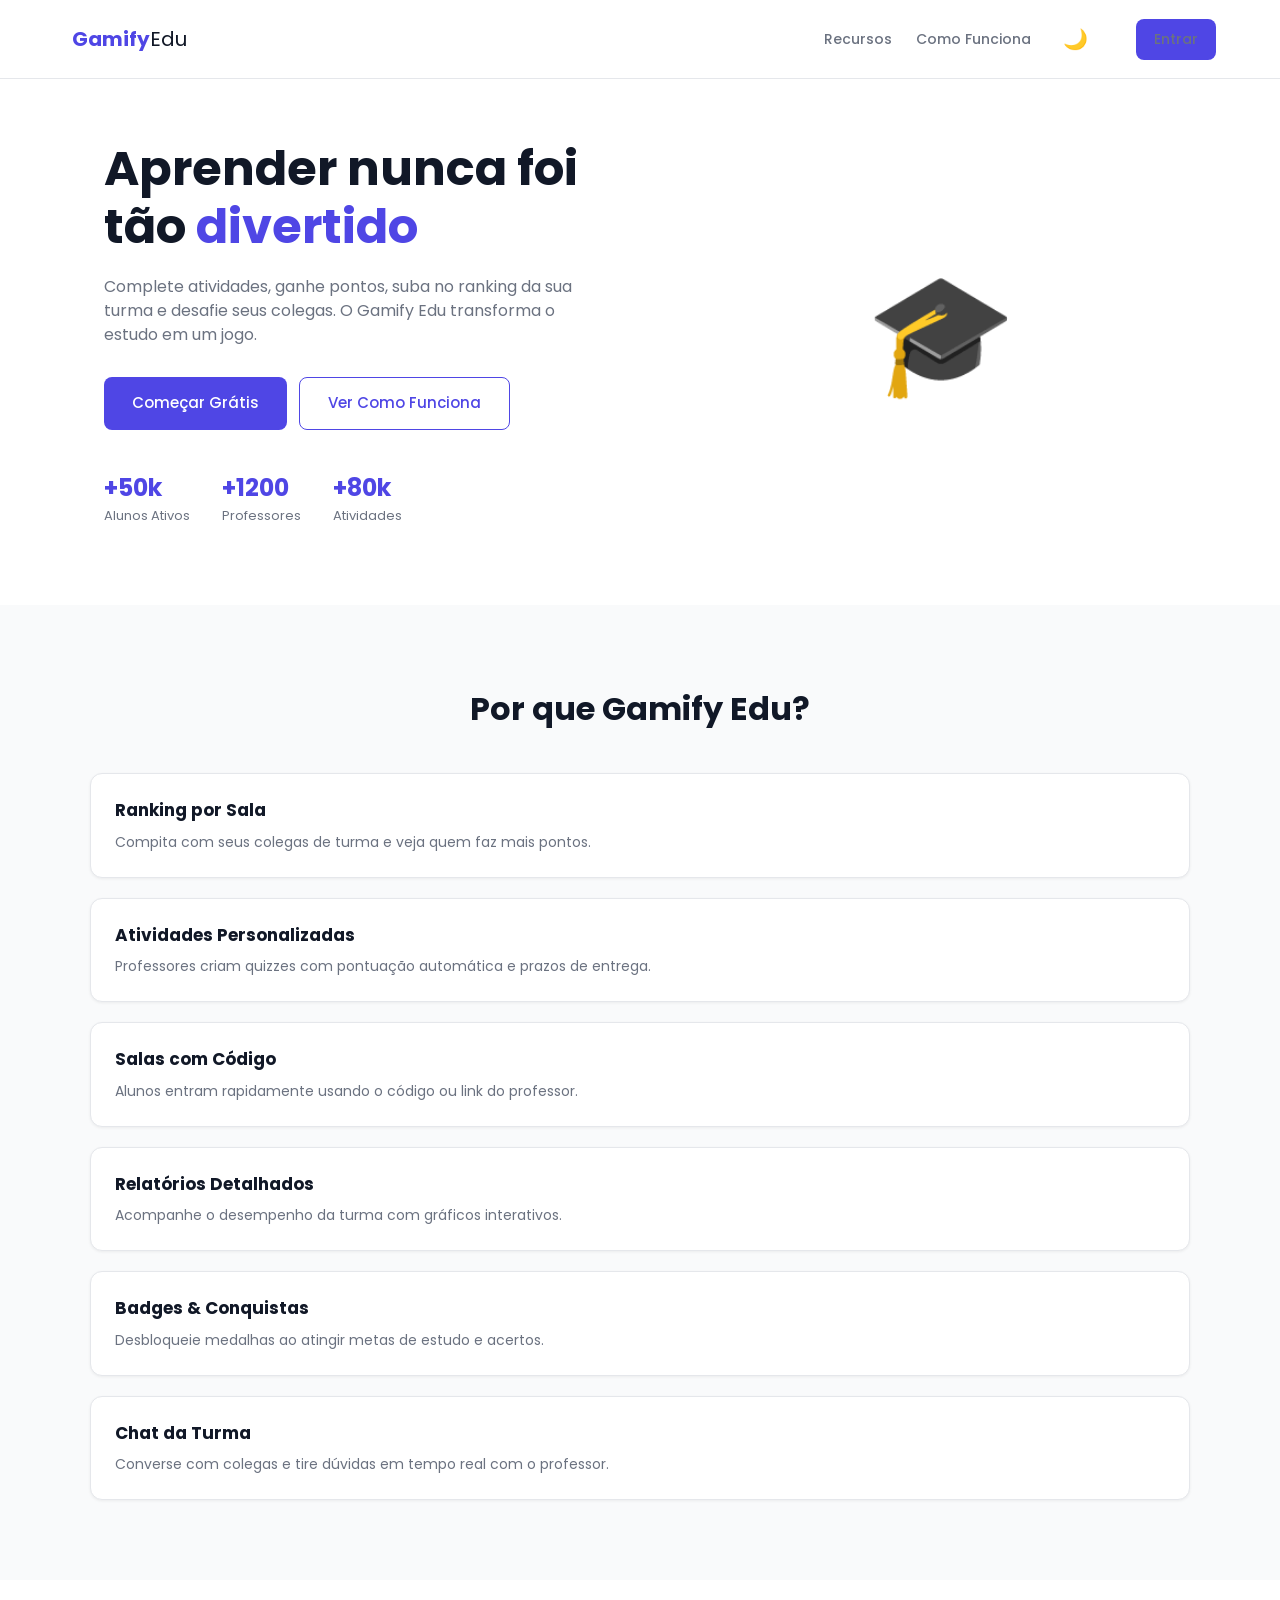
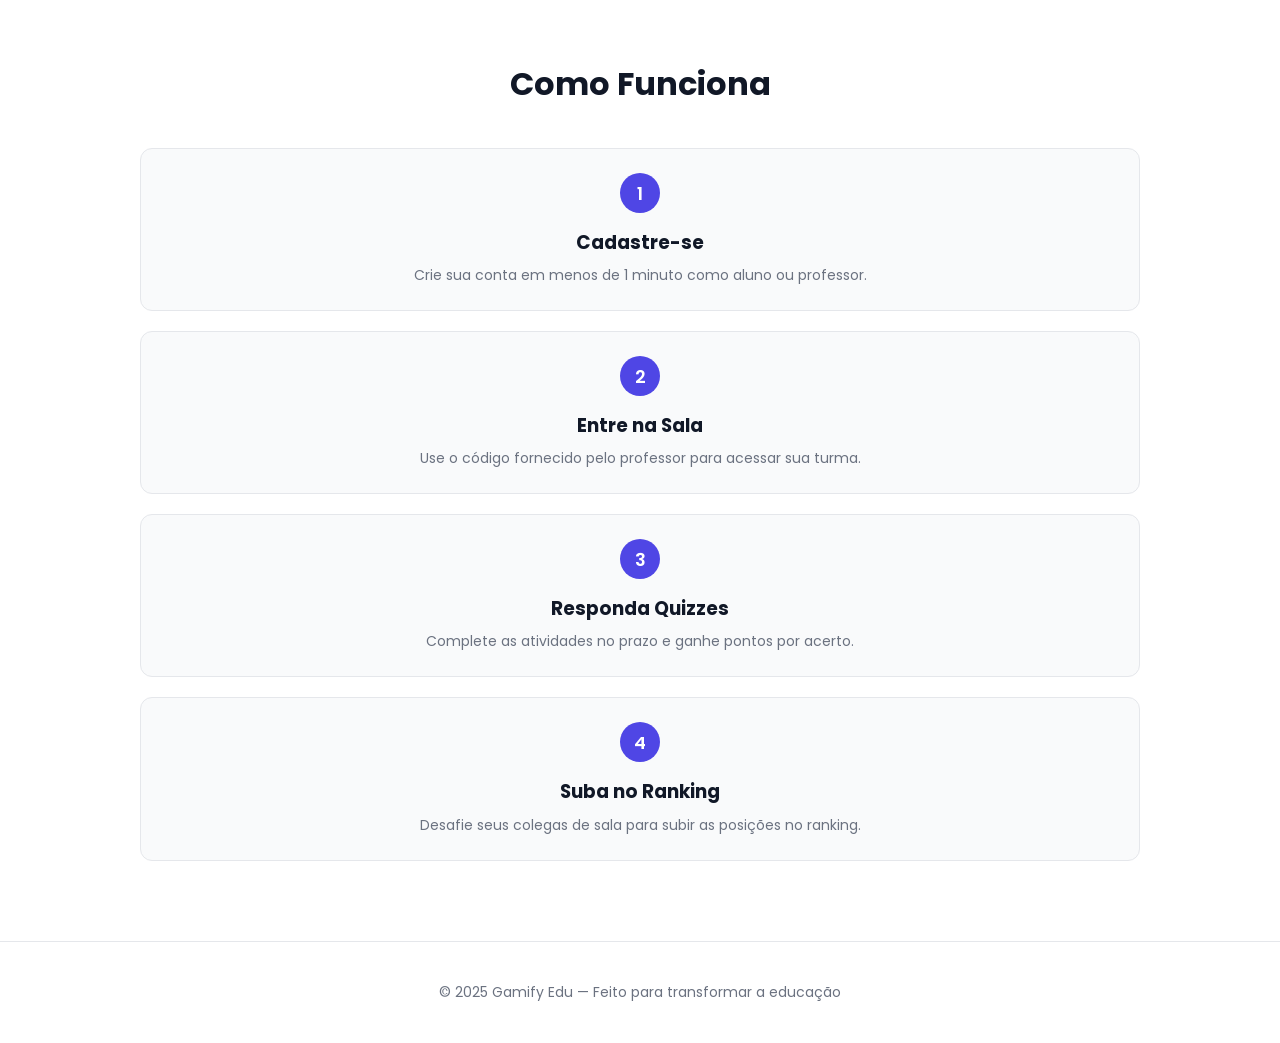
<file: index.html>
<!DOCTYPE html>
<html lang="pt-BR">
<head>
  <meta charset="UTF-8">
  <meta name="viewport" content="width=device-width, initial-scale=1.0">
  <title>Gamify Edu - Aprenda Jogando</title>
  <link rel="stylesheet" href="css/style.css?v=6">
  <link href="https://fonts.googleapis.com/css2?family=Poppins:wght@400;500;600;700&display=swap" rel="stylesheet">
</head>
<body class="landing">
  <nav class="navbar">
    <div class="logo">Gamify<span>Edu</span></div>
    <div class="nav-links">
      <a href="#features">Recursos</a>
      <a href="#how">Como Funciona</a>
      <button class="theme-toggle" onclick="toggleTheme()" style="margin-right: 16px;"><span class="theme-icon">🌙</span></button>
      <a href="login.html" class="btn btn-primary">Entrar</a>
    </div>
  </nav>

  <section class="hero">
    <div class="hero-content">
      <h1>Aprender nunca foi tão <span class="gradient-text">divertido</span></h1>
      <p>Complete atividades, ganhe pontos, suba no ranking da sua turma e desafie seus colegas. O Gamify Edu transforma o estudo em um jogo.</p>
      <div class="hero-buttons">
        <a href="login.html?mode=signup" class="btn btn-primary btn-lg">Começar Grátis</a>
        <a href="#how" class="btn btn-outline btn-lg">Ver Como Funciona</a>
      </div>
      <div class="hero-stats">
        <div><strong>+50k</strong><span>Alunos Ativos</span></div>
        <div><strong>+1200</strong><span>Professores</span></div>
        <div><strong>+80k</strong><span>Atividades</span></div>
      </div>
    </div>
    <div class="hero-visual">
      <div class="hero-illustration">🎓</div>
    </div>
  </section>

  <section id="features" class="features">
    <h2>Por que Gamify Edu?</h2>
    <div class="features-grid">
      <div class="feature-card"><h3>Ranking por Sala</h3><p>Compita com seus colegas de turma e veja quem faz mais pontos.</p></div>
      <div class="feature-card"><h3>Atividades Personalizadas</h3><p>Professores criam quizzes com pontuação automática e prazos de entrega.</p></div>
      <div class="feature-card"><h3>Salas com Código</h3><p>Alunos entram rapidamente usando o código ou link do professor.</p></div>
      <div class="feature-card"><h3>Relatórios Detalhados</h3><p>Acompanhe o desempenho da turma com gráficos interativos.</p></div>
      <div class="feature-card"><h3>Badges & Conquistas</h3><p>Desbloqueie medalhas ao atingir metas de estudo e acertos.</p></div>
      <div class="feature-card"><h3>Chat da Turma</h3><p>Converse com colegas e tire dúvidas em tempo real com o professor.</p></div>
    </div>
  </section>

  <section id="how" class="how">
    <h2>Como Funciona</h2>
    <div class="steps">
      <div class="step"><div class="step-num">1</div><h3>Cadastre-se</h3><p>Crie sua conta em menos de 1 minuto como aluno ou professor.</p></div>
      <div class="step"><div class="step-num">2</div><h3>Entre na Sala</h3><p>Use o código fornecido pelo professor para acessar sua turma.</p></div>
      <div class="step"><div class="step-num">3</div><h3>Responda Quizzes</h3><p>Complete as atividades no prazo e ganhe pontos por acerto.</p></div>
      <div class="step"><div class="step-num">4</div><h3>Suba no Ranking</h3><p>Desafie seus colegas de sala para subir as posições no ranking.</p></div>
    </div>
  </section>

  <footer class="footer">
    <p>© 2025 Gamify Edu — Feito para transformar a educação</p>
  </footer>

  <script src="js/utils.js"></script>
</body>
</html>
</file>
<file: css/style.css>
/* ===== RESET & VARIÁVEIS ===== */
* { margin: 0; padding: 0; box-sizing: border-box; }

:root {
  --primary: #4F46E5;
  --primary-hover: #4338CA;
  --primary-light: #EEF2FF;
  --success: #059669;
  --success-light: #D1FAE5;
  --warning: #B45309;
  --warning-light: #FEF3C7;
  --danger: #DC2626;
  --danger-light: #FEE2E2;
  --dark: #111827;
  --gray: #6B7280;
  --border: #E5E7EB;
  --bg: #F9FAFB;
  --white: #FFFFFF;
  --radius: 12px;
  --radius-sm: 8px;
  --shadow-sm: 0 1px 3px rgba(0,0,0,0.06);
  --shadow: 0 4px 12px rgba(0,0,0,0.06);
}

[data-theme="dark"] {
  --primary: #6366F1;
  --primary-hover: #818CF8;
  --primary-light: #312E81;
  --success: #10B981;
  --success-light: #064E3B;
  --warning: #F59E0B;
  --warning-light: #78350F;
  --danger: #EF4444;
  --danger-light: #7F1D1D;
  --dark: #F9FAFB;
  --gray: #9CA3AF;
  --border: #374151;
  --bg: #111827;
  --white: #1F2937;
}

html, body { overflow-x: hidden; }
body { font-family: 'Poppins', sans-serif; background: var(--bg); color: var(--dark); line-height: 1.5; min-height: 100vh; transition: background 0.3s, color 0.3s; }
a { text-decoration: none; color: inherit; }
button { cursor: pointer; font-family: inherit; }
input, textarea, select { font-family: inherit; font-size: 15px; background: var(--white); color: var(--dark); border: 1px solid var(--border); }

.btn { display: inline-flex; align-items: center; justify-content: center; gap: 6px; padding: 10px 18px; border: none; border-radius: var(--radius-sm); font-weight: 500; font-size: 14px; transition: all 0.15s; white-space: nowrap; }
.btn-primary { background: var(--primary); color: white; }
.btn-primary:hover { background: var(--primary-hover); }
.btn-outline { background: transparent; color: var(--primary); border: 1px solid var(--primary); }
.btn-outline:hover { background: var(--primary-light); }
.btn-danger { color: var(--danger); border-color: var(--danger); }
.btn-danger:hover { background: var(--danger-light); }
.btn-block { width: 100%; }
.btn-sm { padding: 6px 12px; font-size: 13px; }
.btn-lg { padding: 14px 28px; font-size: 15px; }

.form-group { margin-bottom: 16px; }
.form-group label { display: block; margin-bottom: 6px; font-weight: 500; font-size: 13px; color: var(--dark); }
.form-group input, .form-group textarea, .form-group select, .chat-head select, .card-header select { width: 100%; padding: 10px 14px; border: 1px solid var(--border); border-radius: var(--radius-sm); font-size: 14px; background: var(--white); color: var(--dark); transition: border-color 0.15s; }
.form-group input:focus, .form-group textarea:focus, .form-group select:focus { outline: none; border-color: var(--primary); }
.form-group textarea { resize: vertical; min-height: 70px; }
.form-error { color: var(--danger); font-size: 13px; margin-top: 8px; min-height: 18px; }
.grid-2 { display: grid; grid-template-columns: 1fr 1fr; gap: 12px; }

.landing { background: var(--white); }
.navbar { position: fixed; top: 0; left: 0; right: 0; display: flex; align-items: center; justify-content: space-between; padding: 16px 5%; background: var(--white); border-bottom: 1px solid var(--border); z-index: 100; }
.nav-links { display: flex; align-items: center; gap: 24px; }
.nav-links a { font-weight: 500; color: var(--gray); font-size: 14px; transition: color 0.15s; }
.nav-links a:hover { color: var(--primary); }
.logo { font-size: 22px; font-weight: 700; color: var(--primary); }
.logo span { color: var(--dark); font-weight: 400; }

.hero { display: grid; grid-template-columns: 1fr; gap: 40px; padding: 140px 5% 80px; max-width: 1200px; margin: 0 auto; align-items: center; }
.hero-content h1 { font-size: clamp(32px, 5vw, 48px); line-height: 1.2; margin-bottom: 20px; font-weight: 700; color: var(--dark); }
.gradient-text { color: var(--primary); }
.hero-content p { font-size: 16px; color: var(--gray); margin-bottom: 30px; max-width: 500px; }
.hero-buttons { display: flex; gap: 12px; flex-wrap: wrap; margin-bottom: 40px; }
.hero-stats { display: flex; gap: 32px; flex-wrap: wrap; }
.hero-stats div { display: flex; flex-direction: column; }
.hero-stats strong { font-size: 24px; color: var(--primary); }
.hero-stats span { font-size: 13px; color: var(--gray); }
.hero-visual { position: relative; min-height: 300px; display: flex; align-items: center; justify-content: center; }
.hero-illustration { font-size: 120px; }

.features { padding: 80px 5%; text-align: center; background: var(--bg); }
.features h2 { font-size: 32px; margin-bottom: 40px; font-weight: 700; color: var(--dark); }
.features-grid { display: grid; grid-template-columns: 1fr; gap: 20px; max-width: 1100px; margin: 0 auto; }
.feature-card { background: var(--white); padding: 24px; border-radius: var(--radius); box-shadow: var(--shadow-sm); text-align: left; border: 1px solid var(--border); }
.feature-card h3 { margin-bottom: 8px; font-size: 17px; color: var(--dark); }
.feature-card p { color: var(--gray); font-size: 14px; }

.how { padding: 80px 5%; text-align: center; background: var(--white); }
.how h2 { font-size: 32px; margin-bottom: 40px; font-weight: 700; color: var(--dark); }
.steps { display: grid; grid-template-columns: 1fr; gap: 20px; max-width: 1000px; margin: 0 auto; }
.step { background: var(--bg); padding: 24px; border-radius: var(--radius); border: 1px solid var(--border); }
.step-num { width: 40px; height: 40px; background: var(--primary); color: white; border-radius: 50%; display: flex; align-items: center; justify-content: center; font-size: 18px; font-weight: 600; margin: 0 auto 16px; }
.step h3 { margin-bottom: 8px; color: var(--dark); }
.step p { color: var(--gray); font-size: 14px; }
.footer { padding: 40px 5%; text-align: center; color: var(--gray); font-size: 14px; border-top: 1px solid var(--border); }

.auth-page { display: flex; align-items: center; justify-content: center; min-height: 100vh; background: var(--bg); padding: 20px; }
.auth-container { display: grid; grid-template-columns: 1fr; background: var(--white); border-radius: var(--radius); box-shadow: var(--shadow); overflow: hidden; max-width: 900px; width: 100%; }
.auth-brand { background: var(--primary); color: white; padding: 40px; display: flex; flex-direction: column; justify-content: center; }
.auth-brand .logo { color: white; margin-bottom: 20px; font-size: 22px; font-weight: 700; }
.auth-brand .logo span { color: rgba(255,255,255,0.75); }
.auth-brand h2 { font-size: 24px; margin-bottom: 8px; font-weight: 600; }
.auth-brand p { opacity: 0.85; font-size: 14px; }
.auth-box { padding: 40px; }
.tabs { display: flex; gap: 4px; margin-bottom: 24px; background: var(--bg); padding: 4px; border-radius: var(--radius-sm); }
.tab { flex: 1; padding: 8px; background: transparent; border: none; border-radius: 6px; font-weight: 500; font-size: 13px; color: var(--gray); transition: all 0.15s; }
.tab.active { background: var(--white); color: var(--dark); box-shadow: var(--shadow-sm); }
.auth-form { display: none; }
.auth-form.active { display: block; }
.auth-form h2 { margin-bottom: 16px; font-size: 20px; color: var(--dark); }
.role-selector { display: flex; gap: 8px; }
.role-option { flex: 1; padding: 10px; border: 1px solid var(--border); border-radius: var(--radius-sm); cursor: pointer; text-align: center; transition: all 0.15s; display: block; font-size: 13px; color: var(--dark); }
.role-option:has(input:checked) { border-color: var(--primary); background: var(--primary-light); color: var(--primary); }
.role-option input { display: none; }

.app-page { display: flex; min-height: 100vh; }
.sidebar { width: 240px; background: var(--white); padding: 20px 12px; display: flex; flex-direction: column; gap: 20px; border-right: 1px solid var(--border); position: fixed; top: 0; left: 0; bottom: 0; z-index: 200; transition: transform 0.25s; }
.logo { font-size: 20px; font-weight: 700; color: var(--primary); padding: 0 8px; }
.logo span { color: var(--dark); font-weight: 400; }
.side-nav { display: flex; flex-direction: column; gap: 2px; flex: 1; }
.side-link { display: flex; align-items: center; padding: 10px 12px; border-radius: var(--radius-sm); font-weight: 500; font-size: 14px; color: var(--gray); transition: all 0.15s; }
.side-link:hover { background: var(--bg); color: var(--dark); }
.side-link.active { background: var(--primary-light); color: var(--primary); font-weight: 600; }
.logout-btn { width: 100%; font-size: 13px; }
.main-content { flex: 1; margin-left: 240px; padding: 20px; max-width: 100%; overflow-x: hidden; }
.topbar { display: flex; align-items: center; justify-content: space-between; gap: 16px; margin-bottom: 20px; }
.topbar h1 { font-size: 20px; font-weight: 600; color: var(--dark); }
.menu-toggle { display: none; background: none; border: none; font-size: 22px; color: var(--dark); }
.user-info { display: flex; align-items: center; gap: 12px; }
.user-points { background: var(--primary-light); color: var(--primary); padding: 6px 14px; border-radius: 100px; font-weight: 600; font-size: 13px; }
.user-avatar { width: 36px; height: 36px; border-radius: 50%; overflow: hidden; display: flex; align-items: center; justify-content: center; }

.theme-toggle { background: transparent; border: none; font-size: 20px; cursor: pointer; padding: 8px; border-radius: 50%; display: flex; align-items: center; justify-content: center; color: var(--dark); transition: background 0.2s; }
.theme-toggle:hover { background: var(--bg); }

.view { display: none; }
.view.active { display: block; animation: fadeIn 0.2s; }
@keyframes fadeIn { from { opacity: 0; } to { opacity: 1; } }

.card { background: var(--white); padding: 20px; border-radius: var(--radius); box-shadow: var(--shadow-sm); margin-bottom: 16px; border: 1px solid var(--border); }
.card h3 { margin-bottom: 14px; color: var(--dark); }
.card-header { display: flex; justify-content: space-between; align-items: center; margin-bottom: 16px; flex-wrap: wrap; gap: 10px; }
.card-header h3 { margin-bottom: 0; }
.card-header select { width: auto; min-width: 180px; }

.stats-grid { display: grid; grid-template-columns: repeat(auto-fit, minmax(140px, 1fr)); gap: 12px; margin-bottom: 16px; }
.stat-card { background: var(--white); padding: 16px; border-radius: var(--radius); box-shadow: var(--shadow-sm); border: 1px solid var(--border); }
.stat-card strong { display: block; font-size: 22px; font-weight: 600; color: var(--dark); }
.stat-card span { font-size: 12px; color: var(--gray); }
.dashboard-grid { display: grid; grid-template-columns: 1fr; gap: 16px; }

.activity-list { display: flex; flex-direction: column; gap: 10px; }
.activity-item { display: flex; align-items: center; justify-content: space-between; padding: 14px; border-radius: var(--radius-sm); background: var(--bg); gap: 12px; flex-wrap: wrap; }
.activity-info h4 { font-size: 14px; margin-bottom: 3px; color: var(--dark); }
.activity-info p { font-size: 12px; color: var(--gray); }
.activity-actions { display: flex; gap: 6px; align-items: center; flex-shrink: 0; flex-wrap: wrap; }

.badge { display: inline-block; padding: 3px 8px; border-radius: 100px; font-size: 11px; font-weight: 600; }
.badge-success { background: var(--success-light); color: var(--success); }
.badge-warning { background: var(--warning-light); color: var(--warning); }
.badge-info { background: var(--primary-light); color: var(--primary); }
.badge-danger { background: var(--danger-light); color: var(--danger); }

.rooms-grid { display: grid; grid-template-columns: repeat(auto-fill, minmax(240px, 1fr)); gap: 12px; }
.room-card { background: var(--bg); padding: 16px; border-radius: var(--radius-sm); border-left: 3px solid var(--primary); }
.room-card h4 { margin-bottom: 6px; font-weight: 600; color: var(--dark); }
.room-card p { font-size: 13px; color: var(--gray); margin-bottom: 10px; }
.room-code-row { display: flex; gap: 8px; align-items: center; flex-wrap: wrap; margin-bottom: 8px; }
.room-code { background: var(--white); padding: 6px 12px; border-radius: 6px; font-family: monospace; font-weight: 600; font-size: 14px; letter-spacing: 1px; color: var(--primary); border: 1px solid var(--border); }
.row-actions { display: flex; gap: 6px; flex-wrap: wrap; }

.join-room { display: flex; gap: 8px; flex-wrap: wrap; }
.join-room input { flex: 1; min-width: 160px; padding: 10px 14px; border: 1px solid var(--border); border-radius: var(--radius-sm); }

.mini-ranking { display: flex; flex-direction: column; gap: 6px; }
.mini-rank { display: flex; align-items: center; gap: 10px; padding: 8px; border-radius: 6px; background: var(--bg); font-size: 13px; color: var(--dark); }
.mini-rank-pos { font-weight: 600; color: var(--primary); min-width: 18px; font-size: 12px; }
.mini-rank-name { flex: 1; }
.mini-rank-value { font-weight: 600; color: var(--dark); font-size: 12px; }

.bar-chart { display: flex; flex-direction: column; gap: 10px; }
.bar-row { display: flex; align-items: center; gap: 10px; }
.bar-rank { min-width: 22px; height: 22px; border-radius: 6px; background: var(--bg); color: var(--gray); display: flex; align-items: center; justify-content: center; font-size: 11px; font-weight: 600; }
.bar-avatar { flex-shrink: 0; }
.bar-main { flex: 1; min-width: 0; }
.bar-label { display: flex; justify-content: space-between; align-items: center; margin-bottom: 4px; gap: 8px; }
.bar-name { font-size: 13px; font-weight: 500; overflow: hidden; text-overflow: ellipsis; white-space: nowrap; color: var(--dark); }
.bar-value { font-size: 12px; font-weight: 600; color: var(--primary); white-space: nowrap; }
.bar-track { height: 6px; background: var(--bg); border-radius: 100px; overflow: hidden; }
.bar-fill { height: 100%; border-radius: 100px; transition: width 0.4s; }

.data-table { width: 100%; border-collapse: collapse; }
.data-table th, .data-table td { padding: 10px; text-align: left; border-bottom: 1px solid var(--border); font-size: 13px; color: var(--dark); }
.data-table th { color: var(--gray); font-weight: 500; font-size: 12px; text-transform: uppercase; }
.table-user { display: flex; align-items: center; gap: 10px; }

.profile-header { display: flex; align-items: center; gap: 20px; flex-wrap: wrap; }
.profile-avatar-box { flex-shrink: 0; }
.profile-info { flex: 1; min-width: 180px; }
.profile-info h2 { font-size: 20px; margin-bottom: 4px; color: var(--dark); }
.profile-info p { color: var(--gray); margin-bottom: 10px; font-size: 13px; }
.profile-info strong { color: var(--primary); font-size: 18px; }
.feedback-card { background: var(--bg); padding: 14px; border-radius: var(--radius-sm); margin-bottom: 10px; }

.chat-card { display: flex; flex-direction: column; }
.chat-head { display: flex; justify-content: space-between; align-items: center; gap: 12px; flex-wrap: wrap; margin-bottom: 12px; }
.chat-head h3 { margin: 0; }
.chat-head select { width: auto; min-width: 180px; max-width: 100%; }
.chat-messages { display: flex; flex-direction: column; gap: 12px; height: 380px; overflow-y: auto; overflow-x: hidden; background: var(--bg); border-radius: var(--radius-sm); padding: 14px; border: 1px solid var(--border); word-wrap: break-word; }
.chat-msg { display: flex; gap: 8px; align-items: flex-end; max-width: 100%; }
.chat-msg.theirs { align-self: flex-start; flex-direction: row; }
.chat-msg.mine { align-self: flex-end; flex-direction: row-reverse; }
.chat-avatar { flex-shrink: 0; }
.chat-body { max-width: calc(100% - 50px); min-width: 0; display: flex; flex-direction: column; }
.chat-msg.mine .chat-body { align-items: flex-end; }
.chat-meta { display: flex; gap: 6px; align-items: baseline; margin-bottom: 2px; padding: 0 4px; font-size: 11px; }
.chat-name { font-weight: 600; color: var(--dark); font-size: 12px; }
.chat-time { color: var(--gray); }
.chat-bubble { padding: 8px 12px; border-radius: 14px; font-size: 13px; line-height: 1.4; word-wrap: break-word; max-width: 100%; }
.chat-msg.theirs .chat-bubble { background: var(--white); color: var(--dark); border-bottom-left-radius: 4px; border: 1px solid var(--border); }
.chat-msg.mine .chat-bubble { background: var(--primary); color: white; border-bottom-right-radius: 4px; }
.chat-form { display: flex; gap: 8px; margin-top: 12px; }
.chat-form input { flex: 1; min-width: 0; padding: 10px 14px; border: 1px solid var(--border); border-radius: var(--radius-sm); font-size: 14px; }
.chat-form button { flex-shrink: 0; }

.modal-overlay { display: none; position: fixed; inset: 0; background: rgba(0,0,0,0.6); z-index: 1000; align-items: center; justify-content: center; padding: 16px; }
.modal-overlay.active { display: flex; }
.modal { background: var(--white); border-radius: var(--radius); max-width: 480px; width: 100%; max-height: 90vh; overflow-y: auto; }
.modal-lg { max-width: 640px; }
.modal-header { display: flex; justify-content: space-between; align-items: center; padding: 16px 20px; border-bottom: 1px solid var(--border); }
.modal-header h2 { font-size: 17px; color: var(--dark); }
.modal-close { background: none; border: none; font-size: 24px; color: var(--gray); line-height: 1; }
.modal-body { padding: 20px; }

.question-block { background: var(--bg); padding: 14px; border-radius: var(--radius-sm); margin-bottom: 10px; }
.q-header { display: flex; justify-content: space-between; align-items: center; margin-bottom: 10px; font-weight: 500; font-size: 13px; color: var(--primary); }
.remove-q { background: none; border: none; color: var(--danger); font-size: 18px; }
.input-full { width: 100%; padding: 10px; border: 1px solid var(--border); border-radius: 6px; margin-bottom: 10px; font-size: 14px; }
.q-type-selector { display: flex; gap: 8px; margin-bottom: 10px; }
.q-type-option { flex: 1; padding: 8px; border: 1px solid var(--border); border-radius: 6px; cursor: pointer; text-align: center; font-size: 12px; font-weight: 500; display: block; transition: all 0.15s; color: var(--dark); }
.q-type-option:has(input:checked) { border-color: var(--primary); background: var(--primary-light); color: var(--primary); }
.q-type-option input { display: none; }
.option-row { display: flex; align-items: center; gap: 8px; margin-bottom: 6px; }
.option-row input[type="text"] { flex: 1; padding: 8px; border: 1px solid var(--border); border-radius: 6px; font-size: 13px; }
.option-row input[type="radio"] { width: 16px; height: 16px; accent-color: var(--primary); }
.info-box { background: var(--warning-light); padding: 10px; border-radius: 6px; font-size: 12px; color: var(--warning); }

.quiz-page { background: var(--bg); min-height: 100vh; padding: 20px; display: flex; align-items: center; justify-content: center; }
.quiz-container { background: var(--white); border-radius: var(--radius); padding: 24px; max-width: 700px; width: 100%; box-shadow: var(--shadow); border: 1px solid var(--border); }
.quiz-header { display: flex; justify-content: space-between; align-items: center; margin-bottom: 16px; gap: 12px; flex-wrap: wrap; }
.quiz-progress-info { display: flex; flex-direction: column; align-items: flex-end; font-size: 12px; color: var(--gray); }
.quiz-progress-info span:first-child { font-weight: 600; color: var(--dark); font-size: 13px; }
.progress-track { height: 6px; background: var(--border); border-radius: 100px; overflow: hidden; }
.progress-fill { height: 100%; background: var(--primary); border-radius: 100px; transition: width 0.4s; }
.quiz-question h2 { font-size: 18px; margin: 20px 0; line-height: 1.4; color: var(--dark); }
.options-list { display: flex; flex-direction: column; gap: 10px; }
.option-btn { display: flex; align-items: center; gap: 12px; padding: 14px 16px; background: var(--bg); border: 1px solid var(--border); border-radius: var(--radius-sm); text-align: left; font-size: 14px; transition: all 0.15s; width: 100%; color: var(--dark); }
.option-btn:hover { border-color: var(--primary); }
.option-btn.selected { border-color: var(--primary); background: var(--primary-light); }
.option-letter { width: 28px; height: 28px; border-radius: 6px; background: var(--white); border: 1px solid var(--border); display: flex; align-items: center; justify-content: center; font-weight: 600; color: var(--primary); flex-shrink: 0; font-size: 12px; }

.quiz-result { text-align: center; padding: 30px 20px; }
.quiz-result h1 { font-size: 22px; margin-bottom: 6px; color: var(--dark); }
.quiz-result > p { color: var(--gray); font-size: 14px; margin-bottom: 24px; }
.result-stats { display: grid; grid-template-columns: 1fr 1fr; gap: 10px; margin-bottom: 24px; max-width: 320px; margin-left: auto; margin-right: auto; }
.result-stat { background: var(--bg); padding: 14px; border-radius: var(--radius-sm); }
.result-stat strong { display: block; font-size: 20px; font-weight: 600; color: var(--dark); }
.result-stat span { font-size: 11px; color: var(--gray); }
.result-stat-highlight { background: var(--success-light); }
.result-stat-highlight strong { color: var(--success); }
.hidden { display: none !important; }

/* Coroa do Professor */
.crown-badge {
  position: absolute;
  top: -14px;
  left: 50%;
  transform: translateX(-50%);
  background: #F59E0B;
  color: white;
  font-size: 10px;
  font-weight: 700;
  padding: 2px 6px;
  border-radius: 10px;
  border: 2px solid var(--white);
  white-space: nowrap;
  box-shadow: 0 2px 4px rgba(0,0,0,0.2);
  z-index: 10;
}
.avatar-wrapper { position: relative; display: inline-block; }

@media (min-width: 768px) {
  .hero { grid-template-columns: 1.2fr 1fr; }
  .dashboard-grid { grid-template-columns: 2fr 1fr; }
  .auth-container { grid-template-columns: 1fr 1fr; }
}
@media (max-width: 767px) {
  .sidebar { transform: translateX(-100%); }
  .sidebar.open { transform: translateX(0); }
  .main-content { margin-left: 0; padding: 14px; }
  .menu-toggle { display: block; }
  .topbar h1 { font-size: 18px; }
  .grid-2 { grid-template-columns: 1fr; }
  .chat-messages { height: 340px; }
  .chat-body { max-width: calc(100% - 44px); }
  .chat-bubble { font-size: 13px; }
  .card { padding: 16px; }
  .stats-grid { grid-template-columns: repeat(2, 1fr); }
  .room-card { word-break: break-word; }
  .room-code { font-size: 13px; padding: 5px 10px; }
}
</file>
